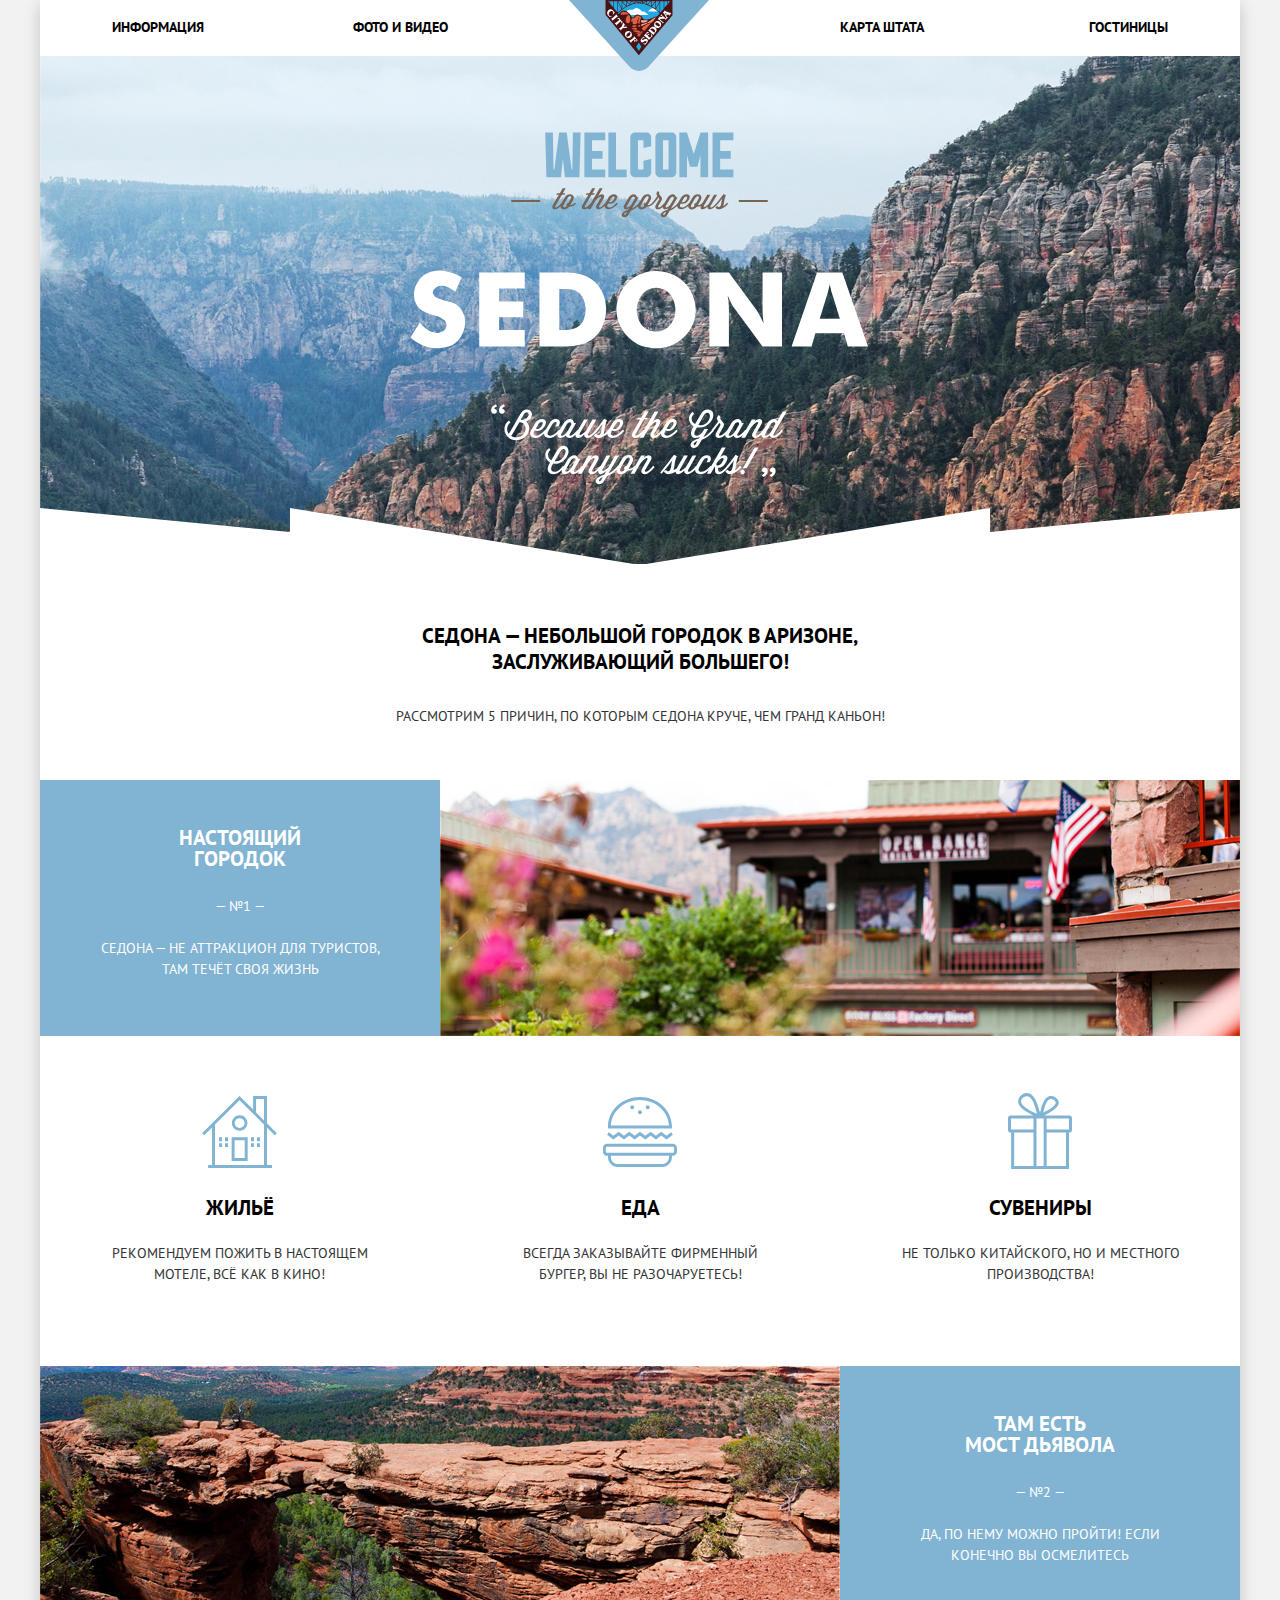
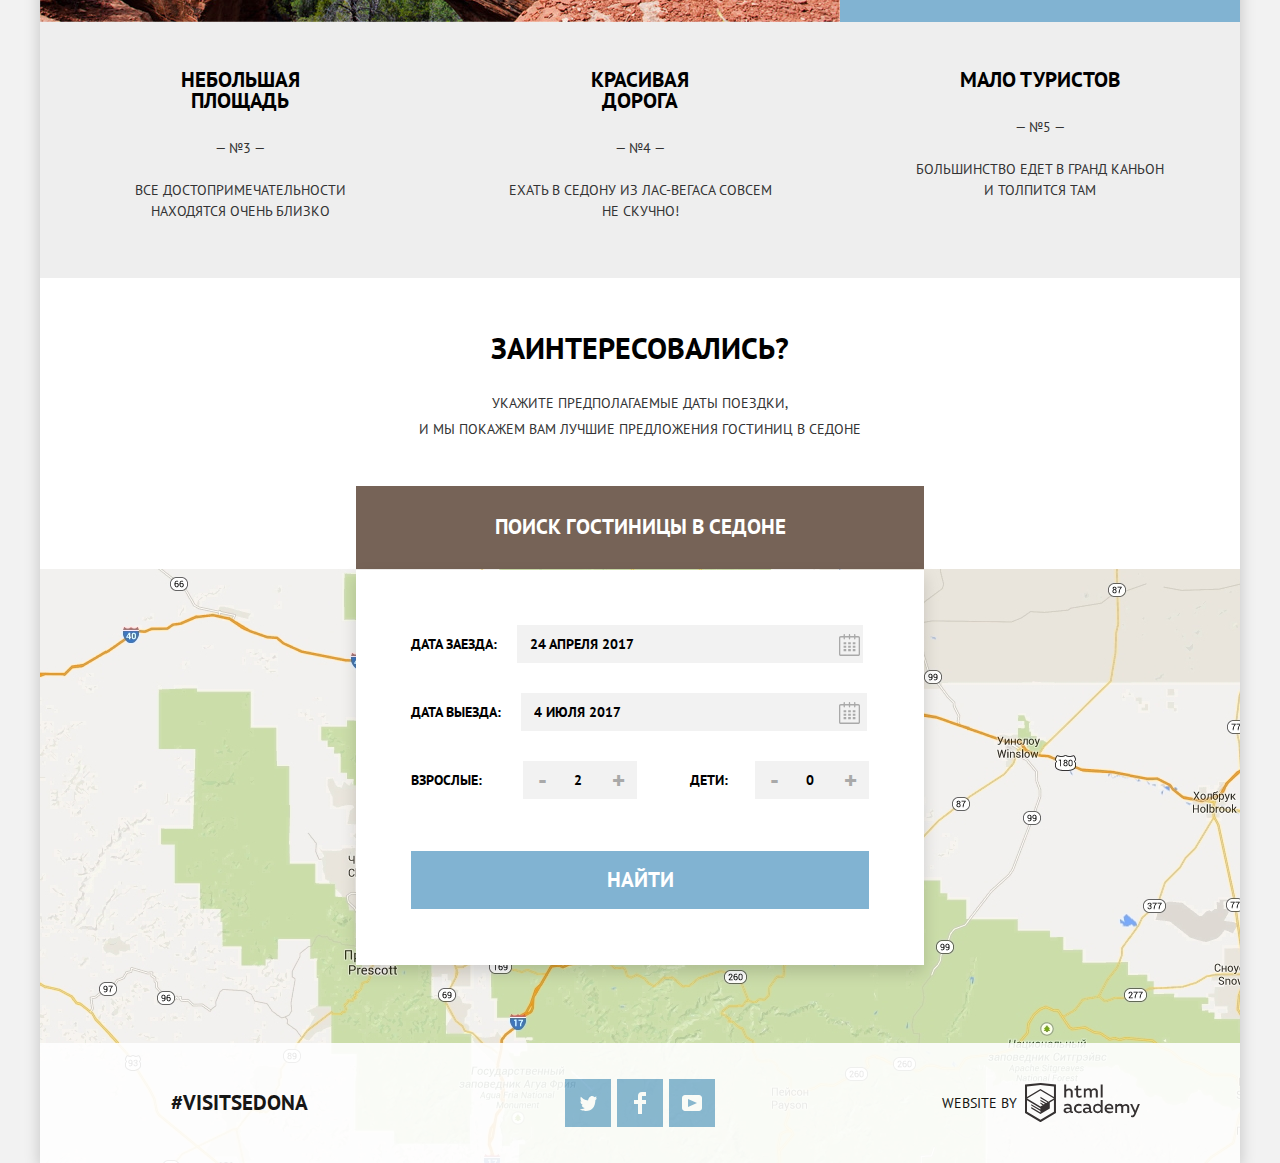
<file: index.html>
<!DOCTYPE html>
<html lang="ru">
	<head>
		<meta charset="utf-8">
		<title>Sedona</title>
		<link href="https://fonts.googleapis.com/css?family=PT+Sans:400,700&amp;subset=cyrillic" rel="stylesheet">
		<link href="css/normalize.css" rel="stylesheet">
		<link href="css/style.css" rel="stylesheet">
	</head>
	<body>
		<div class="container">
			<header class="main-header">
				<a><img class="main-header-logo" src="img/logo.svg" width="100" height="100" alt="Логотип городка Седона"></a>
				<nav class="main-navigation">
					<ul class="site-navigation">
						<li class="site-navigation-left"><a href="info.html">Информация</a></li>
						<li class="site-navigation-left"><a href="media.html">Фото и видео</a></li>
						<li class="site-navigation-right"><a href="map.html">Карта штата</a></li>
						<li class="site-navigation-right"><a href="sedona-hotels.html">Гостиницы</a></li>
					</ul>
				</nav> 
			</header>
			<main>
				<h1 class="visually-hidden">Сайт городка Sedona</h1>
				<section class="welcome-part">
					<h2 class="visually-hidden">Welcome to Sedona</h2>
					<img class="welcome-logo" src="img/welcome.svg" width="100" height="800" alt="Добро пожаловать в Седону">
				</section>
				<section class="reasons">
					<div class="reasons-intro">
						<h2>Седона — небольшой городок в Аризоне, заслуживающий большего!</h2>
						<p>Рассмотрим 5 причин, по которым Седона круче, чем гранд каньон!</p>
					</div>
					<ul class="reason">
						<li class="reason-item demo">
							<div class="reason-item-description">
								<h3>Настоящий городок</h3>
								<span>— №1 —</span>
								<p>Седона — не аттракцион для туристов, там течёт своя жизнь</p>
							</div>
							<img class="reason-photo-real" src="img/real-village.jpg" width="100" height="100" alt="Фото настоящего городка">
						</li>
						<li class="features">
							<h3 class="visually-hidden">Особенности</h3>
							<ul class="features-list">
								<li class="feature-item">
									<h3>Жильё</h3>
									<p>Рекомендуем пожить в настоящем мотеле, всё как в кино!</p>
								</li>
								<li class="feature-item">
									<h3>Еда</h3>
									<p>Всегда заказывайте фирменный бургер, вы не разочаруетесь!</p>
								</li>
								<li class="feature-item">
									<h3>Сувениры</h3>
									<p>Не только китайского, но и местного производства!</p>
								</li>
							</ul>
						</li>
						<li class="reason-item demo">
							<img class="reason-photo-real" src="img/canyon.jpg" width="100" height="100" alt="фото моста дьявола">
							<div class="reason-item-description">
								<h3>Там есть<br>Мост дьявола</h3>
								<span>— №2 —</span>
								<p>Да, по нему можно пройти! Если конечно вы осмелитесь</p>
							</div>	
						</li>
						<li class="reason-item">
							<div class="reason-item-description">
								<h3>Небольшая площадь</h3>
								<span>— №3 —</span>
								<p>Все достопримечательности находятся очень близко</p>
							</div>
						</li>
						<li class="reason-item">
							<div class="reason-item-description">
								<h3>Красивая дорога</h3>
								<span>— №4 —</span>
								<p>Ехать в Седону из Лас-Вегаса совсем не скучно!</p>
							</div>
						</li>
						<li class="reason-item">
							<div class="reason-item-description">
								<h3>Мало туристов</h3>
								<span>— №5 —</span>
								<p>Большинство едет в гранд каньон и толпится там</p>
							</div>
						</li>
					</ul>	
				</section>
				<section class="visiting">
					<h2 class="visually-hidden">Выбор гостиницы</h2>
					<div class="visiting-intro">
						<span class="interest">Заинтересовались?</span>
						<span class="visiting-intro-description">Укажите предполагаемые даты поездки,<br>и мы покажем вам лучшие предложения гостиниц в седоне</span>
						<button class="visiting-search">Поиск гостиницы в Седоне</button>
					</div>
					<div class="modal-searching">
						<form class="searching-form" action="https://echo.htmlacademy.ru" method="post">
							<p class="searching-item">
								<label for="searching-date-checkin">Дата заезда:</label>
								<input id="searching-date-checkin" type="text" name="date" value="24 апреля 2017">
								<svg class="searching-date-calendar" xmlns="http://www.w3.org/2000/svg" width="21" height="22" viewBox="0 0 21 22">
									<path  fill="#a9a9a9" d="M19.251 2.025h-2.845V.648c0-.381-.294-.689-.656-.689-.363 0-.656.308-.656.689v1.377h-3.938V.648c0-.381-.294-.689-.655-.689-.363 
									0-.657.308-.657.689v1.377H5.906V.648c0-.381-.294-.689-.656-.689-.363 0-.657.308-.657.689v1.377H1.75C.784 2.025 0 2.847 0 3.862v16.302C0 21.179.784 
									22 1.75 22h17.501c.966 0 1.749-.821 1.749-1.836V3.862c0-1.015-.783-1.837-1.749-1.837zm.437 18.139a.448.448 0 0 
									1-.437.459H1.75a.45.45 0 0 1-.438-.459V3.862a.45.45 0 0 1 .438-.459h2.844v1.378c0 .381.294.689.657.689.362 
									0 .656-.308.656-.689V3.403h3.938v1.378c0 .381.294.689.657.689.361 0 .655-.308.655-.689V3.403h3.938v1.378c0 .381.293.689.656.689.362 
									0 .656-.308.656-.689V3.403h2.845c.241 0 .437.206.437.459v16.302z"/>
									<path fill="#a9a9a9" d="M4.594 8.225h2.625v2.066H4.594zM4.594 11.668h2.625v2.067H4.594zM4.594 15.112h2.625v2.066H4.594zM9.188 
									15.112h2.625v2.066H9.188zM9.188 11.668h2.625v2.067H9.188zM9.188 8.225h2.625v2.066H9.188zM13.781 15.112h2.625v2.066h-2.625zM13.781 
									11.668h2.625v2.067h-2.625zM13.781 8.225h2.625v2.066h-2.625z"/>
								</svg>
							</p>
							<p class="searching-item">
								<label for="searching-date-checkout">Дата выезда:</label>
								<input id="searching-date-checkout" type="text" name="date" value="4 июля 2017">
								<svg class="searching-date-calendar" xmlns="http://www.w3.org/2000/svg" width="21" height="22" viewBox="0 0 21 22">
									<path  fill="#a9a9a9" d="M19.251 2.025h-2.845V.648c0-.381-.294-.689-.656-.689-.363 0-.656.308-.656.689v1.377h-3.938V.648c0-.381-.294-.689-.655-.689-.363 
									0-.657.308-.657.689v1.377H5.906V.648c0-.381-.294-.689-.656-.689-.363 0-.657.308-.657.689v1.377H1.75C.784 2.025 0 2.847 0 3.862v16.302C0 21.179.784 
									22 1.75 22h17.501c.966 0 1.749-.821 1.749-1.836V3.862c0-1.015-.783-1.837-1.749-1.837zm.437 18.139a.448.448 0 0 
									1-.437.459H1.75a.45.45 0 0 1-.438-.459V3.862a.45.45 0 0 1 .438-.459h2.844v1.378c0 .381.294.689.657.689.362 
									0 .656-.308.656-.689V3.403h3.938v1.378c0 .381.294.689.657.689.361 0 .655-.308.655-.689V3.403h3.938v1.378c0 .381.293.689.656.689.362 
									0 .656-.308.656-.689V3.403h2.845c.241 0 .437.206.437.459v16.302z"/>
									<path fill="#a9a9a9" d="M4.594 8.225h2.625v2.066H4.594zM4.594 11.668h2.625v2.067H4.594zM4.594 15.112h2.625v2.066H4.594zM9.188 
									15.112h2.625v2.066H9.188zM9.188 11.668h2.625v2.067H9.188zM9.188 8.225h2.625v2.066H9.188zM13.781 15.112h2.625v2.066h-2.625zM13.781 
									11.668h2.625v2.067h-2.625zM13.781 8.225h2.625v2.066h-2.625z"/>
								</svg>
							</p>
							<div class="searching-amount">
								<p class="searching-item">
									<label for="searching-number-of-adults">Взрослые:</label>
									<button class="button-decrement" type="button">-</button>
									<input id="searching-number-of-adults" type="text" name="number" value="2">
									<button class="button-increment" type="button">+</button>
								</p>
								<p class="searching-item">
									<label for="searching-number-of-children">Дети:</label>
									<button class="button-decrement" type="button">-</button>
									<input id="searching-number-of-children" type="text" name="number" value="0">
									<button class="button-increment" type="button">+</button>
								</p>
							</div>
							<button class="button" type="submit">Найти</button>	
						</form>
					</div>
				</section>
			</main>
			<footer class="main-footer">
				<div class="footer-content">
					<p class="footer-hashtag">#visitSEDONA</p>
					<ul class="footer-social">
						<li>
							<a class="social-button" href="#">
								<span class="visually-hidden">Седона в Твиттере</span>
								<svg xmlns="http://www.w3.org/2000/svg" xmlns:xlink="http://www.w3.org/1999/xlink" width="17" height="15" viewBox="0 0 17 15">
									<path fill="#FFF" fill-opacity="1" d="M10.95.144c1.685-.496 2.984.27 3.577 1.179.673-.231 1.331-.481 
									2.011-.708a2.345 2.345 0 0 1-.857 1.768c.685.17 1.304-.491 1.304-.491-.169 1-1.006 
									1.788-1.563 2.024-.231 6.75-3.175 11.217-10.077 11.082h-.446c-.41 0-4.164-.46-4.898-1.887 
									2.271.196 3.893-.422 4.693-1.177-.96-.3-2.679-.477-2.979-2.95.349.106.564.228 1.19.119C1.705 
									8.247.374 7.53.448 5.33c.285.328 1.067.536 1.34.472C1.085 5.561-.182 2.442.894.85c1.818 1.854 
									3.735 3.606 7.152 3.773C8.254 2.33 9.183.793 10.95.144z"/>
								</svg>
							</a>
						</li>
						<li>
							<a class="social-button" href="#">
								<span class="visually-hidden">Седона в Фэйсбук</span>
								<svg xmlns="http://www.w3.org/2000/svg" width="12" height="22" viewBox="0 0 12 22">
									<path fill="#FFF" fill-opacity="1" d="M12 4V0H8a4 4 0 0 0-4 4v4H0v4h4v10h4V12h4V8H8V4h4z"/>
								</svg>
							</a>
						</li>
						<li>
							<a class="social-button" href="#">
								<span class="visually-hidden">Седона на Ютьюб</span>
								<svg xmlns="http://www.w3.org/2000/svg" xmlns:xlink="http://www.w3.org/1999/xlink" width="20" height="16" viewBox="0 0 20 16">
									<path fill="#FFF" fill-opacity="1" d="M17 0H3C1.35 0 0 1.35 0 3v10c0 1.65 1.35 3 3 3h14c1.65 0 3-1.35 3-3V3c0-1.65-1.35-3-3-3zM6.027 
									11.998V4.002L15.014 8l-8.987 3.998z"/>
								</svg>
							</a>
						</li>
					</ul>
					<p class="footer-copyright">
						<b>Website by</b> 
						<a class="footer-copyright-link" href="https://htmlacademy.ru/intensive/htmlcss">
							<span class="visually-hidden">Сайт HTML Academy</span>
							<svg id="Layer_1" data-name="Layer 1" xmlns="http://www.w3.org/2000/svg" viewBox="0 0 108.08 36.85"><title>logo-htmlacademy-small1</title>
								<path d="M44.61,26.88a2,2,0,0,0,.55-0.1v1.33a3.25,3.25,0,0,1-1.18.21,1.67,1.67,0,0,1-1.67-1,4.84,4.84,0,0,1-3.14,
								1.08c-1.51,0-2.91-.83-2.91-2.55,0-2.13,2-2.79,3.71-2.79a11.08,11.08,0,0,1,2.17.25v-0.3c0-1-.76-1.77-2.19-1.77a7.42,
								7.42,0,0,0-3,.64v-1.7a10.21,10.21,0,0,1,3.19-.55c2.36,0,3.81,1.12,3.81,3.65v3a0.54,0.54,0,0,0,.49.59h0.17Zm-6.44-1.13A1.35,
								1.35,0,0,0,39.63,27h0.11a3.39,3.39,0,0,0,2.41-1V24.58a9.72,9.72,0,0,0-1.81-.21c-1,0-2.16.33-2.16,1.38h0Zm12.36-6.11a5,5,0,0,
								1,2.57.64V22a4.08,4.08,0,0,0-2.3-.7,2.75,2.75,0,1,0,0,5.49,5,5,0,0,0,2.43-.64v1.71a6.27,6.27,0,0,1-2.76.57A4.21,4.21,0,0,1,46,
								24.51q0-.21,0-0.41a4.32,4.32,0,0,1,4.18-4.46h0.38Zm12.17,7.24a2,2,0,0,0,.55-0.1v1.33a3.25,3.25,0,0,1-1.18.21,1.67,1.67,0,0,
								1-1.67-1,4.84,4.84,0,0,1-3.14,1.08c-1.51,0-2.91-.83-2.91-2.55,0-2.13,2-2.79,3.71-2.79a11.08,11.08,0,0,1,
								2.17.25v-0.3c0-1-.76-1.77-2.19-1.77a7.42,7.42,0,0,0-3,.64v-1.7a10.21,10.21,0,0,1,3.19-.55c2.36,0,3.81,1.12,3.81,3.65v3a0.54,0.54,
								0,0,0,.49.59h0.17Zm-6.44-1.13A1.35,1.35,0,0,0,57.73,27h0.11a3.39,3.39,0,0,0,2.41-1V24.58a9.72,9.72,0,0,0-1.81-.21c-1.06,
								0-2.16.33-2.16,1.38h0ZM73,16V28.2H71.35V26.88a3.88,3.88,0,0,1-3.19,1.54,4.4,4.4,0,0,1,0-8.78,3.81,3.81,0,0,1,3,1.3V16H73Zm-4.53,
								5.22a2.76,2.76,0,1,0,0,5.52A2.86,2.86,0,0,0,71.15,25V23A2.91,2.91,0,0,0,68.49,21.27ZM79,19.64c3.31,0,4.46,2.68,3.92,5.09H76.7c0.21,
								1.5,1.67,2.11,3.19,2.11a6.11,6.11,0,0,0,2.64-.59v1.6a7.14,7.14,0,0,1-3,.57C77,28.42,74.78,27,74.78,24a4.18,4.18,0,0,1,
								4-4.39H79Zm0.09,1.54a2.28,2.28,0,0,0-2.44,2.1v0.06H81.3A2,2,0,0,0,79.13,21.18Zm5.73,7V19.87h1.65v1a3.81,3.81,0,0,1,2.78-1.27A2.86,
								2.86,0,0,1,91.89,21a4.12,4.12,0,0,1,2.91-1.33A3.06,3.06,0,0,1,98,23V28.2h-1.9V23.05a1.59,1.59,0,0,0-1.42-1.75H94.42a2.8,2.8,0,0,
								0-2.07,1.12V28.2h-1.9V23.05A1.59,1.59,0,0,0,89,21.31H88.8a3,3,0,0,0-2.21,1.29v5.63H84.86Zm21.31-8.33h1.9l-3.91,9.46c-0.9,2.17-2.09,
								2.86-3.35,2.86a4.76,4.76,0,0,1-1.1-.14V30.46a2.86,2.86,0,0,0,.85.12c0.9,0,1.58-.64,2.07-1.9l0.17-.42-4-8.4h2l2.86,6.29ZM38.73,
								1.46V6.22a3.81,3.81,0,0,1,2.7-1.14,3.25,3.25,0,0,1,3.44,3.4v5.15H43V8.72a1.81,1.81,0,0,0-1.61-2h-0.3a2.93,2.93,0,0,0-2.32,
								1.39v5.52h-1.9V1.46h1.9ZM49.94,2.31v3h3V6.91h-3v3.81c0,1.1.5,1.46,1.58,1.46a4.49,4.49,0,0,0,1.69-.33v1.6A6.8,6.8,0,0,1,51,13.8a2.55,
								2.55,0,0,1-2.86-2.74V6.89H46.58V5.26h1.5V2.74Zm5.4,11.31V5.28H57v1A3.81,3.81,0,0,1,59.77,5a2.86,2.86,0,0,1,2.6,1.33A4.12,4.12,0,0,1,
								65.28,5,3.06,3.06,0,0,1,68.44,8.4v5.21h-1.9V8.46a1.59,1.59,0,0,0-1.42-1.75H64.89a2.8,2.8,0,0,0-2.07,1.12v5.78h-1.9V8.46A1.59,1.59,0,
								0,0,59.5,6.71H59.27A3,3,0,0,0,57.06,8v5.63H55.34ZM71.17,1.45H73V13.6H71.17V1.45ZM14.71,0H14.55L0,1.54V28.21l14.55,8.66,
								14.55-8.66V1.54Zm12.5,27.1L14.55,34.64,1.9,27.12V16.18l12.59,7.5V25L5.86,19.9v1.31l8.68,5.21v1.39L5.87,22.65V24l8.68,5.21,
								8.75-5.24V18.31L27.2,16V27.12Zm0-12.53-3.48,2-1.6,1L14.51,13v1.31L21,18.23H21l-0.14.09-1,.54-5.37-3.2V17l4.24,
								2.52-1,.67-3.2-1.9v1.31l2.1,1.24L14.5,22.1,2,14.65,14.51,7.11Zm0-1.32L14.49,5.76,1.91,13.25v-10L14.56,1.92,27.21,
								3.25v10h0Z" transform="translate(0 -0.02)" fill="#231f20"/>
							</svg>
						</a>
					</p>	
				</div>
			</footer>   
		</div>		
	</body>
</html>
</file>
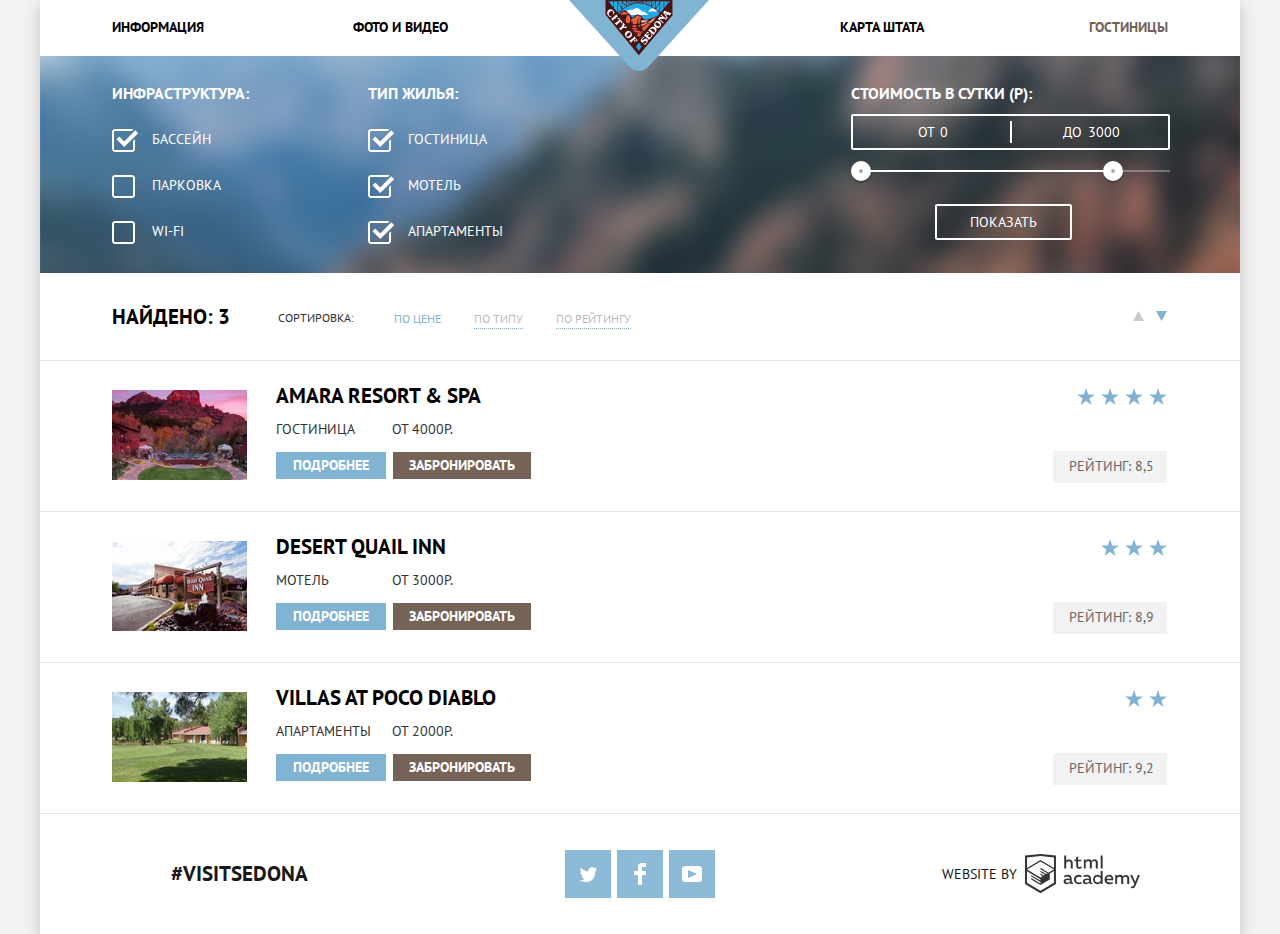
<file: sedona-hotels.html>
<!DOCTYPE html>
<html lang="ru">
	<head>
		<meta charset="utf-8">
		<title>Sedona</title>
		<link href="https://fonts.googleapis.com/css?family=PT+Sans:400,700&amp;subset=cyrillic" rel="stylesheet">
		<link href="css/normalize.css" rel="stylesheet">
		<link href="css/style.css" rel="stylesheet">
	</head>
	<body> 
		<div class="hotel-container">
			<header class="main-header">
				<a href="index.html"><img class="main-header-logo" src="img/logo.svg" width="100" height="100" alt="Логотип городка Седона"></a>
				<nav class="main-navigation">
					<ul class="site-navigation">
						<li class="site-navigation-left"><a href="info.html">Информация</a></li>
						<li class="site-navigation-left"><a href="media.html">Фото и видео</a></li>
						<li class="site-navigation-right"><a href="map.html">Карта штата</a></li>
						<li class="site-navigation-right site-navigation-current"><a>Гостиницы</a></li>
					</ul>
				</nav> 
			</header>
			<main>
				<h1 class="visually-hidden">Гостиницы</h1>
				<section class="filters">
					<h2 class="visually-hidden">Поиск гостиницы</h2>
					<form class="filter" method="get" action="https://echo.htmlacademy.ru">
						<fieldset>
							<legend>инфраструктура:</legend>
							<ul>
								<li class="filter-condition">
									<input class="visually-hidden filter-input filter-input-checkbox" type="checkbox" name="pool" id="filter-pool" checked>
									<label for="filter-pool">бассейн</label>
								</li>
								<li class="filter-condition">
									<input class="visually-hidden filter-input filter-input-checkbox" type="checkbox" name="parking" id="filter-parking" >
									<label for="filter-parking">парковка</label>
								</li>
								<li class="filter-condition">
									<input class="visually-hidden filter-input filter-input-checkbox" type="checkbox" name="wifi" id="filter-wifi" >
									<label for="filter-wifi">wi-fi</label>
								</li>
							</ul>
						</fieldset>
						<fieldset>
							<legend>тип жилья:</legend>
							<ul>
								<li class="filter-condition">
									<input class="visually-hidden filter-input filter-input-checkbox" type="checkbox" name="hotel" id="filter-hotel" checked>
									<label for="filter-hotel">гостиница</label>
								</li>
								<li class="filter-condition">
									<input class="visually-hidden filter-input filter-input-checkbox" type="checkbox" name="motel" id="filter-motel" checked>
									<label for="filter-motel">мотель</label>
								</li>
								<li class="filter-condition">
									<input class="visually-hidden filter-input filter-input-checkbox" type="checkbox" name="apartment" id="filter-apartment" checked>
									<label for="filter-apartment">апартаменты</label>
								</li>
							</ul>
						</fieldset>
						<div class="price-range">
							<div class="price-range-title">Стоимость в сутки (р):</div>
							<div class="price-controls">
								<label class="min-price">от <input type="text" name="min-price" value="0"></label>
								<label class="max-price">до <input type="text" name="max-price" value="3000"></label>
							</div>
							<div class="range-controls">
								<div class="scale">
									<div class="bar"></div>
								</div>
								<div class="range-toggle range-toggle-min"></div>
								<div class="range-toggle range-toggle-max"></div>
							</div>
							<button class="filter-button" type="submit">показать</button>
						</div>
					</form>
				</section>
				<section class="sorting">
					<h2 class="visually-hidden">Сортировка поиска</h2>
					<span>Найдено: 3</span>
					<div class="sorting-form">
						<p>Сортировка:</p>
						<ul class="sorting-method">
							<li><button class="sorting-method-item" disabled>по цене</button></li>
							<li><button class="sorting-method-item">по типу</button></li>
							<li><button class="sorting-method-item">по рейтингу</button></li>
						</ul>
					</div>
					<ul class="sorting-rank">
						<li>
							<button class="sorting-rank-select">
								<svg class="sorting-rank-indicator" xmlns="http://www.w3.org/2000/svg" width="11" height="10" viewBox="0 0 11 10"><path fill="#cacaca" d="M5.5 0L0 10h11z"/></svg>
							</button>
						</li>
						<li>
							<button class="sorting-rank-select" disabled>
								<svg class="sorting-rank-indicator" xmlns="http://www.w3.org/2000/svg" width="11" height="10" viewBox="0 0 11 10"><path fill="#81b3d2" d="M5.5 10L0 0h11"/></svg>
							</button>
						</li>
					</ul>
				</section>
				<section class="searching-result">
					<h2 class="visually-hidden">Выбор гостиницы</h2>
					<ul class="hotels-list">
						<li class="hotels-list-item">
							<img src="img/prev-amara.jpg" width="100" height="100" alt="Фото гостиницы Амара Ресорт">
							<div class="hotels-item-description">
								<a class="hotel-name" href="#"><h3>Amara Resort & Spa</h3></a>
								<span class="hotel-category">гостиница</span>
								<span class="hotel-price">от 4000р.</span>
								<a class="more-info" href="#">Подробнее</a>
								<a class="reserve" href="#">Забронировать</a>
							</div>
							<div class="ranking">
								<div class="ranking-star">
									<svg xmlns="http://www.w3.org/2000/svg" width="18" height="17" viewBox="0 0 18 17">
										<path fill="#81B3D2" d="M9.002 0l2.126 6.494h6.877l-5.564 4.012L14.566 17l-5.564-4.013L3.438 17l2.126-6.494L0 6.494h6.878z"/>
									</svg>
									<svg xmlns="http://www.w3.org/2000/svg" width="18" height="17" viewBox="0 0 18 17">
										<path fill="#81B3D2" d="M9.002 0l2.126 6.494h6.877l-5.564 4.012L14.566 17l-5.564-4.013L3.438 17l2.126-6.494L0 6.494h6.878z"/>
									</svg>
									<svg xmlns="http://www.w3.org/2000/svg" width="18" height="17" viewBox="0 0 18 17">
										<path fill="#81B3D2" d="M9.002 0l2.126 6.494h6.877l-5.564 4.012L14.566 17l-5.564-4.013L3.438 17l2.126-6.494L0 6.494h6.878z"/>
									</svg>
									<svg xmlns="http://www.w3.org/2000/svg" width="18" height="17" viewBox="0 0 18 17">
										<path fill="#81B3D2" d="M9.002 0l2.126 6.494h6.877l-5.564 4.012L14.566 17l-5.564-4.013L3.438 17l2.126-6.494L0 6.494h6.878z"/>
									</svg>
								</div>
								<p class="ranking-num">рейтинг: 8,5</p>
							</div>
						</li>
						<li class="hotels-list-item">
							<img src="img/prev-quail.jpg" width="100" height="100" alt="Фото мотеля Дезерт Квали">
							<div class="hotels-item-description">
								<a class="hotel-name" href="#"><h3>Desert Quail Inn</h3></a>
								<span class="hotel-category">мотель</span>
								<span class="hotel-price">от 3000р.</span>
								<a class="more-info" href="#">Подробнее</a>
								<a class="reserve" href="#">Забронировать</a>
							</div>
							<div class="ranking">
								<div class="ranking-star">
									<svg xmlns="http://www.w3.org/2000/svg" width="18" height="17" viewBox="0 0 18 17">
										<path fill="#81B3D2" d="M9.002 0l2.126 6.494h6.877l-5.564 4.012L14.566 17l-5.564-4.013L3.438 17l2.126-6.494L0 6.494h6.878z"/>
									</svg>
									<svg xmlns="http://www.w3.org/2000/svg" width="18" height="17" viewBox="0 0 18 17">
										<path fill="#81B3D2" d="M9.002 0l2.126 6.494h6.877l-5.564 4.012L14.566 17l-5.564-4.013L3.438 17l2.126-6.494L0 6.494h6.878z"/>
									</svg>
									<svg xmlns="http://www.w3.org/2000/svg" width="18" height="17" viewBox="0 0 18 17">
										<path fill="#81B3D2" d="M9.002 0l2.126 6.494h6.877l-5.564 4.012L14.566 17l-5.564-4.013L3.438 17l2.126-6.494L0 6.494h6.878z"/>
									</svg>
								</div>
								<p class="ranking-num">рейтинг: 8,9</p>
							</div>
						</li>
						<li class="hotels-list-item">
							<img src="img/prev-villadiablo.jpg" width="100" height="100" alt="Фото апартаментов Поко Диабло">
							<div class="hotels-item-description">
								<a class="hotel-name" href="#"><h3>Villas at Poco Diablo</h3></a>
								<span class="hotel-category">апартаменты</span>
								<span class="hotel-price">от 2000р.</span>
								<a class="more-info" href="#">Подробнее</a>
								<a class="reserve" href="#">Забронировать</a>
							</div>
							<div class="ranking">
								<div class="ranking-star">
									<svg xmlns="http://www.w3.org/2000/svg" width="18" height="17" viewBox="0 0 18 17">
										<path fill="#81B3D2" d="M9.002 0l2.126 6.494h6.877l-5.564 4.012L14.566 17l-5.564-4.013L3.438 17l2.126-6.494L0 6.494h6.878z"/>
									</svg>
									<svg xmlns="http://www.w3.org/2000/svg" width="18" height="17" viewBox="0 0 18 17">
										<path fill="#81B3D2" d="M9.002 0l2.126 6.494h6.877l-5.564 4.012L14.566 17l-5.564-4.013L3.438 17l2.126-6.494L0 6.494h6.878z"/>
									</svg>
								</div>
								<p class="ranking-num">рейтинг: 9,2</p>
							</div>
						</li>
					</ul>
				</section>	
			</main>
			<footer class="hotel-footer">
				<div class="footer-content">
					<p class="footer-hashtag">#visitSEDONA</p>
					<ul class="footer-social">
						<li>
							<a class="social-button" href="#">
								<span class="visually-hidden">Седона в Твиттере</span>
								<svg xmlns="http://www.w3.org/2000/svg" xmlns:xlink="http://www.w3.org/1999/xlink" width="17" height="15" viewBox="0 0 17 15">
									<path fill="#FFF" fill-opacity="1" d="M10.95.144c1.685-.496 2.984.27 3.577 1.179.673-.231 1.331-.481 
									2.011-.708a2.345 2.345 0 0 1-.857 1.768c.685.17 1.304-.491 1.304-.491-.169 1-1.006 
									1.788-1.563 2.024-.231 6.75-3.175 11.217-10.077 11.082h-.446c-.41 0-4.164-.46-4.898-1.887 
									2.271.196 3.893-.422 4.693-1.177-.96-.3-2.679-.477-2.979-2.95.349.106.564.228 1.19.119C1.705 
									8.247.374 7.53.448 5.33c.285.328 1.067.536 1.34.472C1.085 5.561-.182 2.442.894.85c1.818 1.854 
									3.735 3.606 7.152 3.773C8.254 2.33 9.183.793 10.95.144z"/>
								</svg>
							</a>
						</li>
						<li>
							<a class="social-button" href="#">
								<span class="visually-hidden">Седона в Фэйсбук</span>
								<svg xmlns="http://www.w3.org/2000/svg" width="12" height="22" viewBox="0 0 12 22">
									<path fill="#FFF" fill-opacity="1" d="M12 4V0H8a4 4 0 0 0-4 4v4H0v4h4v10h4V12h4V8H8V4h4z"/>
								</svg>
							</a>
						</li>
						<li>
							<a class="social-button" href="#">
								<span class="visually-hidden">Седона на Ютьюб</span>
								<svg xmlns="http://www.w3.org/2000/svg" xmlns:xlink="http://www.w3.org/1999/xlink" width="20" height="16" viewBox="0 0 20 16">
									<path fill="#FFF" fill-opacity="1" d="M17 0H3C1.35 0 0 1.35 0 3v10c0 1.65 1.35 3 3 3h14c1.65 0 3-1.35 3-3V3c0-1.65-1.35-3-3-3zM6.027 
									11.998V4.002L15.014 8l-8.987 3.998z"/>
								</svg>
							</a>
						</li>
					</ul>
					<p class="footer-copyright">
						<b>Website by</b> 
						<a class="footer-copyright-link" href="https://htmlacademy.ru/intensive/htmlcss">
							<span class="visually-hidden">Сайт HTML Academy</span>
							<svg id="Layer_1" data-name="Layer 1" xmlns="http://www.w3.org/2000/svg" viewBox="0 0 108.08 36.85"><title>logo-htmlacademy-small1</title>
								<path d="M44.61,26.88a2,2,0,0,0,.55-0.1v1.33a3.25,3.25,0,0,1-1.18.21,1.67,1.67,0,0,1-1.67-1,4.84,4.84,0,0,1-3.14,
								1.08c-1.51,0-2.91-.83-2.91-2.55,0-2.13,2-2.79,3.71-2.79a11.08,11.08,0,0,1,2.17.25v-0.3c0-1-.76-1.77-2.19-1.77a7.42,
								7.42,0,0,0-3,.64v-1.7a10.21,10.21,0,0,1,3.19-.55c2.36,0,3.81,1.12,3.81,3.65v3a0.54,0.54,0,0,0,.49.59h0.17Zm-6.44-1.13A1.35,
								1.35,0,0,0,39.63,27h0.11a3.39,3.39,0,0,0,2.41-1V24.58a9.72,9.72,0,0,0-1.81-.21c-1,0-2.16.33-2.16,1.38h0Zm12.36-6.11a5,5,0,0,
								1,2.57.64V22a4.08,4.08,0,0,0-2.3-.7,2.75,2.75,0,1,0,0,5.49,5,5,0,0,0,2.43-.64v1.71a6.27,6.27,0,0,1-2.76.57A4.21,4.21,0,0,1,46,
								24.51q0-.21,0-0.41a4.32,4.32,0,0,1,4.18-4.46h0.38Zm12.17,7.24a2,2,0,0,0,.55-0.1v1.33a3.25,3.25,0,0,1-1.18.21,1.67,1.67,0,0,
								1-1.67-1,4.84,4.84,0,0,1-3.14,1.08c-1.51,0-2.91-.83-2.91-2.55,0-2.13,2-2.79,3.71-2.79a11.08,11.08,0,0,1,
								2.17.25v-0.3c0-1-.76-1.77-2.19-1.77a7.42,7.42,0,0,0-3,.64v-1.7a10.21,10.21,0,0,1,3.19-.55c2.36,0,3.81,1.12,3.81,3.65v3a0.54,0.54,
								0,0,0,.49.59h0.17Zm-6.44-1.13A1.35,1.35,0,0,0,57.73,27h0.11a3.39,3.39,0,0,0,2.41-1V24.58a9.72,9.72,0,0,0-1.81-.21c-1.06,
								0-2.16.33-2.16,1.38h0ZM73,16V28.2H71.35V26.88a3.88,3.88,0,0,1-3.19,1.54,4.4,4.4,0,0,1,0-8.78,3.81,3.81,0,0,1,3,1.3V16H73Zm-4.53,
								5.22a2.76,2.76,0,1,0,0,5.52A2.86,2.86,0,0,0,71.15,25V23A2.91,2.91,0,0,0,68.49,21.27ZM79,19.64c3.31,0,4.46,2.68,3.92,5.09H76.7c0.21,
								1.5,1.67,2.11,3.19,2.11a6.11,6.11,0,0,0,2.64-.59v1.6a7.14,7.14,0,0,1-3,.57C77,28.42,74.78,27,74.78,24a4.18,4.18,0,0,1,
								4-4.39H79Zm0.09,1.54a2.28,2.28,0,0,0-2.44,2.1v0.06H81.3A2,2,0,0,0,79.13,21.18Zm5.73,7V19.87h1.65v1a3.81,3.81,0,0,1,2.78-1.27A2.86,
								2.86,0,0,1,91.89,21a4.12,4.12,0,0,1,2.91-1.33A3.06,3.06,0,0,1,98,23V28.2h-1.9V23.05a1.59,1.59,0,0,0-1.42-1.75H94.42a2.8,2.8,0,0,
								0-2.07,1.12V28.2h-1.9V23.05A1.59,1.59,0,0,0,89,21.31H88.8a3,3,0,0,0-2.21,1.29v5.63H84.86Zm21.31-8.33h1.9l-3.91,9.46c-0.9,2.17-2.09,
								2.86-3.35,2.86a4.76,4.76,0,0,1-1.1-.14V30.46a2.86,2.86,0,0,0,.85.12c0.9,0,1.58-.64,2.07-1.9l0.17-.42-4-8.4h2l2.86,6.29ZM38.73,
								1.46V6.22a3.81,3.81,0,0,1,2.7-1.14,3.25,3.25,0,0,1,3.44,3.4v5.15H43V8.72a1.81,1.81,0,0,0-1.61-2h-0.3a2.93,2.93,0,0,0-2.32,
								1.39v5.52h-1.9V1.46h1.9ZM49.94,2.31v3h3V6.91h-3v3.81c0,1.1.5,1.46,1.58,1.46a4.49,4.49,0,0,0,1.69-.33v1.6A6.8,6.8,0,0,1,51,13.8a2.55,
								2.55,0,0,1-2.86-2.74V6.89H46.58V5.26h1.5V2.74Zm5.4,11.31V5.28H57v1A3.81,3.81,0,0,1,59.77,5a2.86,2.86,0,0,1,2.6,1.33A4.12,4.12,0,0,1,
								65.28,5,3.06,3.06,0,0,1,68.44,8.4v5.21h-1.9V8.46a1.59,1.59,0,0,0-1.42-1.75H64.89a2.8,2.8,0,0,0-2.07,1.12v5.78h-1.9V8.46A1.59,1.59,0,
								0,0,59.5,6.71H59.27A3,3,0,0,0,57.06,8v5.63H55.34ZM71.17,1.45H73V13.6H71.17V1.45ZM14.71,0H14.55L0,1.54V28.21l14.55,8.66,
								14.55-8.66V1.54Zm12.5,27.1L14.55,34.64,1.9,27.12V16.18l12.59,7.5V25L5.86,19.9v1.31l8.68,5.21v1.39L5.87,22.65V24l8.68,5.21,
								8.75-5.24V18.31L27.2,16V27.12Zm0-12.53-3.48,2-1.6,1L14.51,13v1.31L21,18.23H21l-0.14.09-1,.54-5.37-3.2V17l4.24,
								2.52-1,.67-3.2-1.9v1.31l2.1,1.24L14.5,22.1,2,14.65,14.51,7.11Zm0-1.32L14.49,5.76,1.91,13.25v-10L14.56,1.92,27.21,
								3.25v10h0Z" transform="translate(0 -0.02)" fill="#231f20"/>
							</svg>
						</a>
					</p>	
				</div>
			</footer> 
		</div>	
	</body>
</html>
</file>
<file: css/style.css>
body {
	margin: 0;
	padding: 0;
	font-family: "PT Sans", Arial, sans-serif;
	font-size: 14px;
	line-height: 21px;
	font-weight: 400;
	color: #333333;
	text-transform: uppercase;
	background-color: #f2f2f2;
}

a {
	text-decoration: none;
}

img {
	max-width: 100%;
	height: auto;
}

.visually-hidden:not(:focus):not(:active),
input[type="checkbox"].visually-hidden,
input[type="radio"].visually-hidden {
	position: absolute;
	width: 1px;
	height: 1px;
	margin: -1px;
	border: 0;
	padding: 0;
	white-space: nowrap;
	clip-path: inset(100%);
	clip: rect(0 0 0 0);
	overflow: hidden;
}

.main-navigation {
	font-size: 14px;
	line-height: 26px;
	font-weight: 700;
	color: #000000;
	background-color: #ffffff;
}

.site-navigation,
.reason,
.features-list,
.searching-result ul {
	list-style: none;
}

.main-navigation a {
	color: #000000;
}

.main-navigation a:hover,
.main-navigation a:focus {
	color: #81b3d2;
}
.main-navigation a:active {
	color: rgba(0, 0, 0, 0.3);
}

.feature-item {
	background-color: #ffffff;
	text-align: center;
}

.reasons h3, 
.searching-result h3 {
	color: #000000;
	font-size: 21px;
	line-height: 21px;
	font-weight: 700;
}

.reasons {
	text-align: center;
	background-color: #eeeeee;
}

.demo {
	color: #ffffff;
	background-color: #81b3d2;	
}

.demo h3 {
	color: #ffffff;
}

.hashtag {
	color: #000000;
	font-size: 21px;
	line-height: 26px;
	font-weight: 700;
}

.footer-copyright b {
	font-weight: 400;
	line-height: 26px;
}

.main-footer a {
	font-weight: 700;
	color: #81b3d2;
	text-decoration: underline;
}

.main-footer a:hover,
.main-footer a:focus {
	color: #669ec0;
	text-decoration: none;
}

.main-footer ul {
	list-style: none;
	text-align: center;
}

.modal-searching {
	text-align: center;
	color: #000000;
	font-weight: 700;
	line-height: 26px;
	background-color: #ffffff;
}

.searching-form input[type="text"],
.searching-form input[type="number"] {
	font: inherit;
	text-transform: uppercase;
	background-color: #f2f2f2;
	border: none;
}

.searching-form input[type="text"]:hover,
.searching-form input[type="number"]:hover {
	background-color: #ebebeb;
}

.searching-form input[type="text"]:focus,
.searching-form input[type="number"]:focus {
	background-color: #ffffff;
	border: 2px solid #e5e5e5;
	outline: none;
}

.button {
	font: inherit;
	font-size: 21px;
	color: #ffffff;
	text-transform: uppercase;	
	background-color: #81b3d2;
	border: none;
}

.button:hover,
.button:focus {
	background-color: #669ec0;
}

.button:active {
	background-color: #5496bd;
	color: rgba(255, 255, 255, 0.3);
}

.searching-result {
	background-color: #ffffff;
}

.hotel-name h3:hover,
.hotel-name h3:focus {
	outline: none;
	color: #81b3d2;
}

.hotel-name h3:active {
	color: rgba(0, 0, 0, 0.3);
}

.more-info {
	text-align: center;
	color: #ffffff;
	font-weight: 700;
	background-color: #81b3d2;
}

.more-info:hover,
.more-info:focus {
	background-color: #669ec0;
}

.more-info:active {
	color: rgba(255, 255, 255, 0.3);
	background-color: #5496bd;
}

.reserve {
	text-align: center;
	color: #ffffff;
	font-weight: 700;
	background-color: #766357;
}

.reserve:hover,
.reserve:focus {
	background-color: #604e43;
}

.reserve:active {
	color: rgba(255, 255, 255, 0.3);
	background-color: #503e33;
}

.ranking {
	color: #666666;
	background-color: #f2f2f2;
}

.container {
	width: 1200px;
	margin-left: auto;
	margin-right: auto;
	background-color: #ffffff;
	background-image: url("../img/welcome-background.jpg");
	background-repeat: no-repeat;
	background-position: center -26px;
	box-shadow: 0px 5px 15px rgba(0, 1, 1, 0.2);
}

.main-header {
	margin: 0;
	padding: 0;
	position: relative;
	min-height: 56px;
}

.main-navigation {
	padding-left: 72px;
	padding-right: 72px;
	background-color: #ffffff;
}
	
.site-navigation {
	font-size: 14px;
	font-weight: 700;
	margin: 0;
	padding: 0;
	list-style: none;
	height: 56px;
	background-color: #ffffff;
	display: flex;	
}

.site-navigation li:nth-child(2) {
	margin-right: auto;
}

.site-navigation li:nth-child(3) {
	margin-right: 3px;
}

.main-header-logo {
	margin: 0;
	padding: 0;
	position: absolute;
	left: 529px;
}

.site-navigation li {
	width: 241px;
	padding-top: 14px;
}

.main-header-logo {
	width: 140px;
	height: 71px;	
}

.site-navigation-left {
	text-align: left;
}

.site-navigation-right {
	text-align: right;
}

.welcome-part {
	position: relative;	
	margin: 0;
	padding: 0;	
	height: 450px;
	padding-bottom: 58px;
}

.welcome-logo {
	width: 459px;
	height: 353px;
	margin-left: 370px;
	margin-top: 76px;
}

.welcome-part:after {
	content: "";
	background-image: url("../img/intro-mask.svg");
	background-repeat: no-repeat;
	background-position: 50% 100%;
	position: absolute;
	left: 0;
	bottom: -3px;
	width: 100%;
	height: 59px;
}

.reasons {
	margin: 0;
	padding: 0;
	display: flex;
	flex-wrap: wrap;
	justify-content: center;
	background-color: #ffffff;
}

.reasons h3,
.reasons h2,
.reasons p {
	margin: 0;
	padding: 0;
}

.reasons-intro {
	margin: 0;
	padding: 0;
	display: flex;
	justify-content: center;
	flex-wrap: wrap;
	flex-basis: 500px;
	padding-bottom: 53px;
}

.reasons h2 {
	font-size: 21px;
	line-height: 26px;
	margin-top: 59px;
	margin-bottom: 31px;
	color: #000000;
}

.reason {
	display: flex;
	flex-wrap: wrap;
	margin: 0;
	padding: 0;
	list-style: none;
	background-color: #eeeeee;
}

.reason-item {
	height: 256px;
	width: 400px;
}

.reason .demo {
	width: 100%;
	display: flex;
}

.demo img {
	margin: 0;
	padding: 0;
	width: 800px;
}

.reason-item-description {
	display: flex;
	flex-direction: column;
	justify-content: center;
	align-items: center;
	width: 265px;
	padding: 0;
	margin: auto;
	margin-top: 47px;
}
.reason-item:nth-child(6) p {
	width: 256px;
}

.reason-item-description p {
	display: flex;
	margin: 0;
	padding: 0;
	margin-top: 21px;
	width: 265px;
}

.demo p {
	width: 305px;
}

.reason-item-description h3 {
	width: 160px;
	margin: 0;
	padding: 0;
	margin-bottom: 27px;
}



.features-list {
	margin: 0;
	padding: 0;
	display: flex;
	list-style: none;
	height: 330px;
	background-color: #ffffff;
}

.feature-item {
	display: flex;
	flex-direction: column;
	width: 285px;
}

.feature-item:first-child {
	margin-left: 57px;
	margin-right: 116px;
	background: #ffffff url("../img/icon-1.svg") no-repeat 105px 60px;
}

.feature-item:nth-child(2) {
	margin-right: 115px;
	background: #ffffff url("../img/icon-3.svg") no-repeat 105px 61px;
}

.feature-item:nth-child(3) {
	background: #ffffff url("../img/icon-2.svg") no-repeat 110px 57px;
}
	

.feature-item h3 {
	margin: 0;
	padding: 0;
	margin-top: 161px;
	margin-bottom: 25px;
}

.features {
	width: 100%;
	background-color: red;
}

.visiting {
	display: flex;
	width: 100%;
	justify-content: center;
	margin: 0;
	padding: 0;
	position: relative;
}

.visiting-intro {
	display: flex;
	justify-content: flex-end;
	flex-direction: column;
	height: 291px;
	margin: 0;
	padding: 0;
	align-items: center;
}

.visiting-search {
	display: flex;
	justify-content: center;
	align-items: center;
	width: 568px;
	height: 86px;
	margin: 0;
	padding: 0;
	margin-top: 44px;
	font-size: 21px;
	font-weight: 700;
	text-transform: uppercase;
	color: #ffffff;
	background-color: #766357;
	border: none;
}

.visiting-search:hover,
.visiting-search:focus {
	background-color:#604e43;
}

.visiting-search:active {
	color: rgba(255, 255, 255, 0.3);
	background-color: #503e33;
}

.interest {
	margin: 0;
	padding: 0;
	margin-top: 52px;
	margin-bottom: 24px;
	color: #000000;
	font-size: 30px;
	line-height: 36px;
	font-weight: 700;	
}

.visiting-intro-description {
	font-size: 14px;
	line-height: 26px;
	color: #333333;
	text-align: center;
}

.modal-searching {
	margin: 0;
	padding: 0;
	display: flex;
	justify-content: center;
	position: absolute;
	left: 50%;
	margin-left: -284px;
	width: 568px;
	height: 395px;
	box-shadow: 0 7px 15px rgba(0, 1, 1, 0.15);
	top: 292px;
}

.searching-form {
	margin: 0;
	padding: 0;
	margin-top: 55px;
}

.searching-item {
	display: flex;
	align-items: center;
	margin: 0;
	padding: 0;
	margin-bottom: 30px;
	position: relative;
}

.searching-amount {
	display: flex;
	width: 458px;
	margin: 0;
	padding: 0;
	justify-content: space-between;
}

.button-increment,
.button-decrement {
	width: 38px;
	height: 38px;
	border: 0;
	color: #a9a9a9;
	font-size: 25px;
	font-weight: 700;
	background-color: #f2f2f2;
	cursor: pointer;
}

.button-increment:hover,
.button-decrement:hover {
	color: #000000;
}

.button-increment:active,
.button-decrement:active {
	color: #81b3d2;
}

.searching-item input[type="text"] {
	box-sizing: border-box;
	width: 346px;
	height: 38px;
	margin-left: 20px;
	padding: 6px 13px;
}

.searching-amount input[type="text"] {
	box-sizing: border-box;
	height: 38px;
	width: 38px;
	padding-left: 6px 13px;
	margin-left: 0;
}

.searching-amount .searching-item {
	margin-bottom: 0;
}

.searching-date-calendar{
	margin: 0;
	padding: 0;
	background-color: transparent;
	position: absolute;
	top: 9px;
	right: 9px;
	display: flex;
	border: none;
	cursor: pointer;
}

.searching-date-calendar:hover path,
.searching-date-calendar:focus path {
	fill: #000000;
}

.searching-date-calendar:active path {
	fill: #81b3d2;
}

label[for="searching-number-of-adults"] {
	margin-right: 41px;
}

label[for="searching-number-of-children"] {
	margin-right: 27px;
}

.searching-form .button {
	width: 100%;
	height: 58px;
	margin: 0;
	margin-top: 52px;
}

.main-footer {
	display: flex;
	align-items: flex-end;
	margin: 0;
	padding: 0;
	height: 594px;
	background-image: url("../img/map.jpg");
	background-repeat: no-repeat;	
}

.hotel-footer {
	display: flex;
	background-color: #ffffff;
	width: 100%;
	height: 120px;
	margin: 0;
	padding: 0;
}

.footer-content {
	display: flex;
	justify-content: space-between;
	align-items: center;
	background-color: #ffffff;
	opacity: 0.9;
	width: 100%;
	height: 120px;
	margin: 0;
	padding: 0;
}	

.footer-hashtag {
	margin: 0;
	padding: 0;
	width: 210px;
	text-align: center;
	font-size: 21px;
	line-height: 26px;
	font-weight: 700;
	margin-left: 94px;
	color: #000000;
}

.footer-social {
	width: 210px;
	justify-content: center;
	flex-wrap: wrap;
	display: flex;
	margin: 0;
	padding: 0;
	list-style: none;
}

.social-button {
	display: flex;
	align-items: center;
	justify-content: center;
	background-color: #81b3d2;
	width: 46px;
	height: 48px;
}

.footer-social li:nth-child(2) {
	margin-left: 6px;
	margin-right: 6px;
}

.social-button:hover,
.social-button:focus {
	background-color: #669ec0;
}

.social-button:active {
	background-color: #5496bd;
}

.social-button:active path {
	fill: rgba(255, 255, 255, 0.3);
}

.footer-copyright {
	display: flex;
	justify-content: center;
	width: 210px;
	margin: 0;
	padding: 0;
	margin-right: 94px;
}

.footer-copyright b {
	margin: 0;
	padding: 0;
	display: block;
	margin-right: 8px;
	margin-top: 7px;
	font-size: 14px;
	line-height: 26px;
	color: #000000;
}

.footer-copyright-link {
	width: 115px;
	height: 41px;
}	

.footer-copyright-link:hover path,
.footer-copyright-link:focus path {
	fill: #81b3d2;
}

.footer-copyright-link:active path {
	fill: #bdbbbc
}

.hotel-container {
	width: 1200px;
	margin-left: auto;
	margin-right: auto;
	background-color: #ffffff;
	background-image: url("../img/filter_background.jpg");
	background-repeat: no-repeat;
	background-position: center -235px;
	box-shadow: 0px 5px 15px rgba(0, 1, 1, 0.2);
}

.hotels-list {
	list-style: none;
	display: flex;
	flex-direction: column;
	margin: 0;
	padding: 0;
}

.hotels-list-item {
	display: flex;
	margin: 0;
	padding: 0;
	width: 100%;
	min-height: 150px;
	border-top: 1px solid #e5e5e5;
}

.hotels-list-item:last-child {
	border-bottom: 1px solid #e5e5e5;
}

.hotels-list-item img {
	width: 135px;
	height: 90px;
	margin-left: 72px;
	margin-right: 29px;
	margin-top: 29px;
}

.hotels-item-description {
	margin: 0;
	padding: 0;
	display: flex;
	width: 270px;
	min-height: 90px;
	flex-wrap: wrap;
	align-content: space-between;
}

.hotel-name h3 {
	margin: 0;
	padding: 0;
	width: 100%;
	margin-top: 24px;
}

.hotels-item-description span {
	margin: 0;
	padding: 0;
	min-width: 116px;
}

.reserve {
	margin: 0;
	padding: 3px 16px;
	margin-bottom: 32px;
}

.more-info {
	padding: 3px 17px;
	margin-right: 7px;
	margin-bottom: 32px;
}

.ranking {
	display: flex;
	flex-direction: column;
	justify-content: space-between;
	align-items: flex-end;
	margin: 0;
	padding: 0;
	height: 90px;
	margin-left: auto;
	margin-right: 73px;
	background-color: transparent;
}

.ranking-star svg {
	margin-left: 2px;
	margin-top: 27px;
	margin-bottom: 40px;
}

.ranking-num {
	margin: 0;
	padding: 5px 13px 6px 16px;
	background-color: #f2f2f2;
}

.hotel-category {
	width: 116px;
	margin: 0;
	padding: 0;
}

.sorting {
	display: flex;
	align-items: center;
	height: 87px;
	margin: 0;
	padding: 0;
	background-color: #ffffff;
}

.sorting span {
	font-size: 21px;
	text-transform: uppercase;
	line-height: 26px;
	font-weight: 700;
	color: #000000;
	margin-left: 72px;
	margin-right: 48px;
}

.sorting p {
	margin-top: 15px;  
}

.sorting-form {
	display: flex;
	align-items: center;
	margin: 0;
	padding: 0;
	font-size: 12px;
	line-height: 18px;
}

.sorting-method {
	display: flex;
	list-style: none;
	margin: 0;
	padding: 0;
	margin-left: 40px;
	margin-top: 5px;
}

.sorting-method-item {
	margin: 0;
	padding: 0;
	border: none;
	background-color: transparent;
	font-size: 12px;
	line-height: 18px;
	text-transform: uppercase;
	margin-right: 33px;
	cursor: pointer;
}

.sorting-method-item {
	border-bottom: 1px dotted #81b3d2;
	color: rgba(0, 0, 0, 0.3);
}

.sorting-method-item:disabled {
	color: #81b3d2;
	border: none;
}

.sorting-method-item:hover,
.sorting-method-item:focus {
	border-bottom: 1px dotted #81b3d2;
	color: #81b3d2;
}

.sorting-method-item:active {
	color: #000000;
	border: none;
}

.sorting-rank {
	list-style: none;
	display: flex;
	margin: 0;
	padding: 0;
	margin-left: auto;
	margin-right: 73px;
}

.sorting-rank button {
	border: none;
	margin: 0;
	padding: 0;
	background-color: transparent;
	margin-left: 12px;
	cursor: pointer;
}

.sorting-rank-indicator:hover path,
.sorting-rank-indicator:focus path {
	fill: #000000;
}

.sorting-rank-indicator:active path {
	fill: #81b3d2;
}

.site-navigation-current a,
.site-navigation-current a:hover,
.site-navigation-current a:focus,
.site-navigation-current a:active {
	color: #766357;
}

.filter {
	display: flex;
	flex-wrap: wrap;
	margin: 0;
	padding: 0;
	width: 100%;
	height: 217px;
}
	
.filter fieldset {
	margin: 0;
	padding: 0;
	border: none;
	margin-top: 27px;
}

.filter fieldset:first-child {
	margin-left: 72px;
	margin-right: 119px;
}

.filter legend {
	font-size: 16px;
	line-height: 21px;
	font-weight: 700;
	color: #ffffff;
	margin-bottom: 25px;
}

.filter ul {
	margin: 0;
	padding: 0;
	list-style: none;
	font-size: 14px;
	line-height: 21px;
	font-weight: 400;
	color: #ffffff;
}

.filter-condition {
	margin-bottom: 25px;
}

.price-range {
	margin: 0;
	padding: 0;
	width: 319px;
	margin-left: auto;
	margin-right: 70px;
	margin-top: 27px;
	color: #ffffff;
	text-transform: uppercase;
}

.price-range-title {
	margin-bottom: 10px;
	font-size: 16px;
	line-height: 21px;
	font-weight: 700;
	color: #ffffff;
}

.price-controls {
	position: relative;
	display: flex;
	align-items: center;
	height: 36px;
	margin-bottom: 20px;
	border: 2px solid #ffffff;
	box-sizing: border-box;
	border-radius: 2px;	
	font-size: 0;
}

.price-controls::after {
	content: "";
	position: absolute;
	width: 2px;
	height: 22px;
	background-color: #ffffff;
	top: 50%;
	left: 50%;
	transform: translate(-50%, -50%);
}

.price-controls label {
	display: inline-block;
	font-size: 14px;
	line-height: 21px;
	cursor: pointer;
}

.price-controls .min-price {
	width: 90px;
	padding-left: 65px;
}

.price-controls .max-price {
	width: 90px;
	padding-left: 55px;
}

.price-controls input {
	width: 50px;
	margin: 0;
	color: inherit;
	font: inherit;
	background: none;
	border: none;
}

.range-controls {
	position: relative;
	margin-bottom: 32px;
}

.range-controls .scale {
	height: 2px;
	background: rgba(255, 255, 255, 0.3);
}

.range-controls .bar {
	width: 80%;
	height: 2px;
	background: #ffffff;
}

.range-toggle {
	position: absolute;
	top: -9px;
	width: 4px;
	height: 4px;
	background: #ababab;
	border: 8px solid #ffffff;
	border-radius: 50%;
	box-shadow: 0 2px 1px 0 rgba(0, 1, 1, 0.2);
	cursor: pointer;
}

.range-toggle-min {
	left: 0;
}

.range-toggle-max {
	left: 252px;
}

.range-toggle:hover {
	background: #1c4f80;
	border: 9px solid #ffffff;
}

.filter-button {
	display: block;
	margin: 0;
	padding: 6px 33px;
	font-size: 14px;
	line-height: 20px;
	color: #ffffff;
	text-transform: uppercase;
	background: transparent;
	border: 2px solid #ffffff;
	border-radius: 2px;
	cursor: pointer;
	margin-left: 84px;
}

.filter-button:hover,
.filter-button:focus {
	background-color: #ffffff;
	color: #000000;
}

.filter-condition {
	position: relative;
	padding-left: 40px;
}

.filter-condition label {
	position: relative;
	display: block;
	cursor: pointer;
}

.filter-input-checkbox + label:before {
	content: "";
	position: absolute;
	left: -40px;
	width: 23px;
	height: 23px;
	background-image: url("../img/checkbox-off.svg");
	background-repeat: no-repeat;
	background-position: left top;
}

.filter-input-checkbox:checked + label:before {
	content: "";
	position: absolute;
	left: -40px;
	width: 27px;
	height: 23px;
	background-image: url("../img/checkbox-on.svg");
	background-repeat: no-repeat;
	background-position: left top;
}

.filter-input:disabled + label:before {
	content: "";
	position: absolute;
	left: -40px;
	width: 23px;
	height: 23px;
	background-image: url("../img/checkbox-off2.svg");
	background-repeat: no-repeat;
	background-position: left top;
}
</file>
